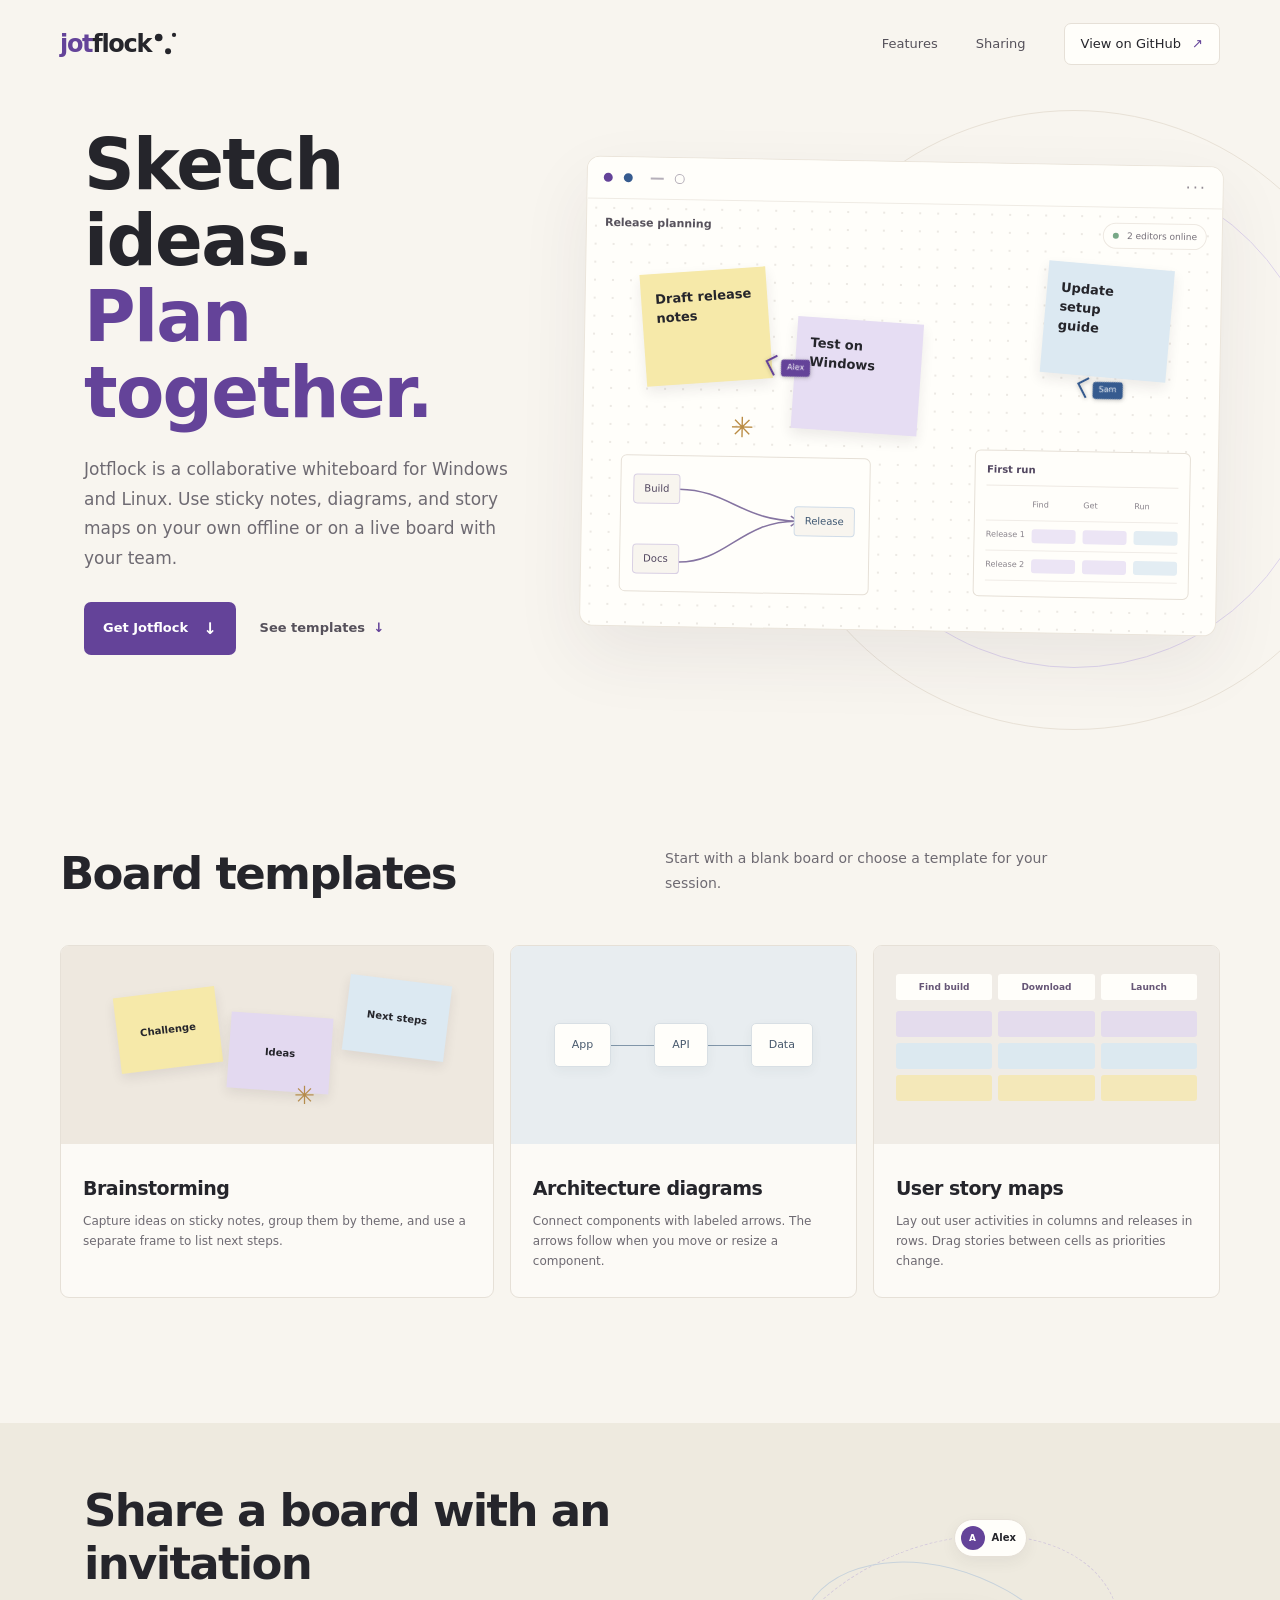
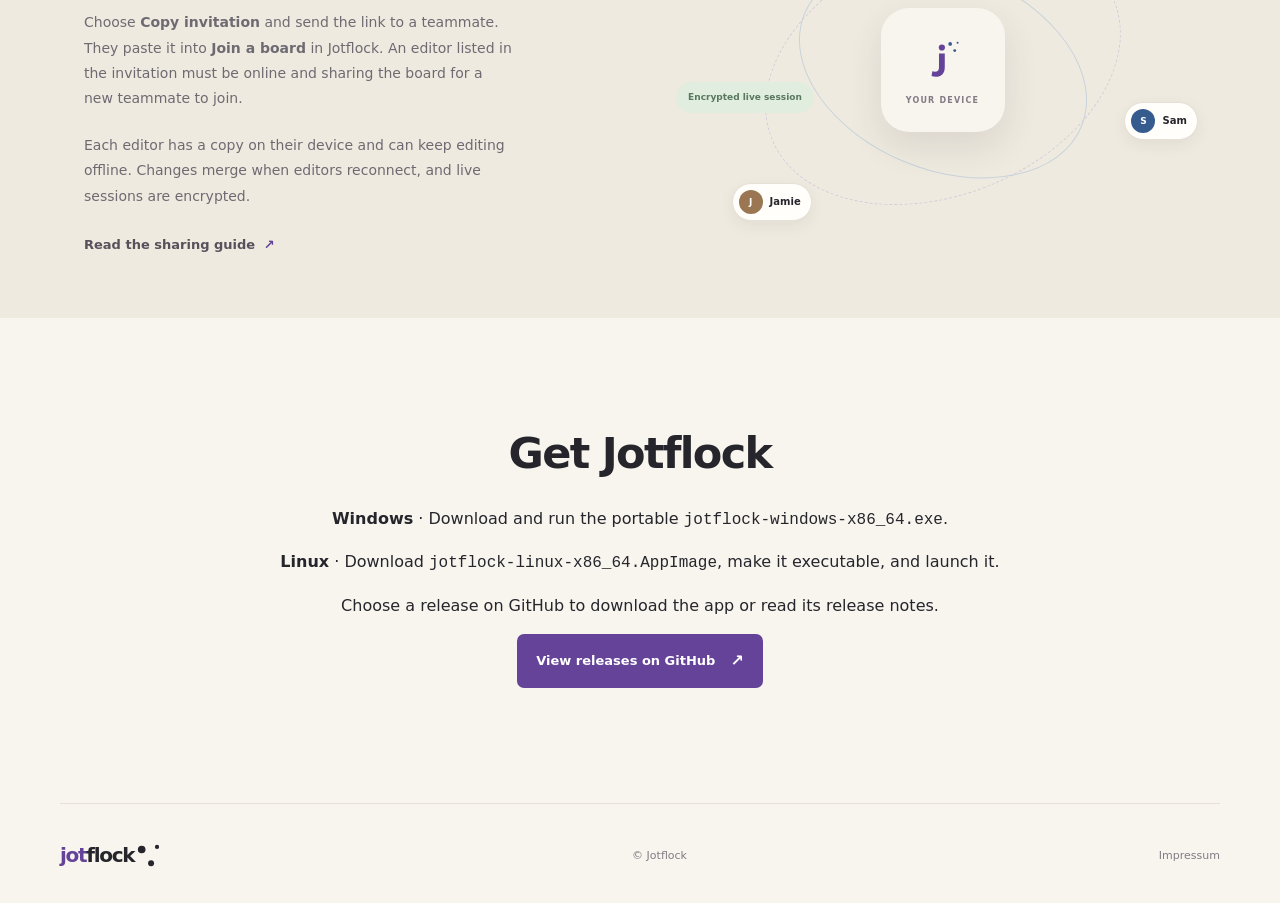
<file: html/index.html>
<!doctype html>
<html lang="en">
<head>
  <meta charset="utf-8">
  <meta name="viewport" content="width=device-width, initial-scale=1">
  <meta name="theme-color" content="#f8f5ef">
  <meta name="description" content="Jotflock is a collaborative whiteboard for Windows and Linux. Brainstorm, draw diagrams and map user stories on boards you can edit offline.">
  <title>Jotflock | Collaborative whiteboard for Windows and Linux</title>
  <link rel="icon" href="favicon.ico" sizes="16x16 32x32 48x48">
  <link rel="stylesheet" href="styles.css">
</head>
<body>
  <header class="site-header wrap">
    <a class="brand" href="#top" aria-label="Jotflock home">
      <span class="brand-jot">jot</span>
      <span class="brand-flock">flock
        <svg viewBox="154 40 54 54" width="23" height="23" fill="currentColor" aria-hidden="true">
          <defs>
            <g id="flock-dots">
              <circle cx="165" cy="53" r="9"/>
              <circle cx="187" cy="85" r="7"/>
              <circle cx="201" cy="47" r="5"/>
            </g>
          </defs>
          <use href="#flock-dots"/>
        </svg>
      </span>
    </a>
    <nav aria-label="Main navigation">
      <a href="#features">Features</a>
      <a href="#how-it-works">Sharing</a>
      <a class="nav-cta" href="https://github.com/janchri/jotflock">View on GitHub <span aria-hidden="true">↗</span></a>
    </nav>
  </header>

  <main id="top">
    <section class="hero wrap">
      <div class="hero-copy">
        <h1>Sketch ideas.<br><em>Plan together.</em></h1>
        <p class="intro">Jotflock is a collaborative whiteboard for Windows and Linux. Use sticky notes, diagrams, and story maps on your own offline or on a live board with your team.</p>
        <div class="hero-actions">
          <a class="button button-primary" href="#get-started">Get Jotflock <span aria-hidden="true">↓</span></a>
          <a class="text-link" href="#features">See templates <span aria-hidden="true">↓</span></a>
        </div>
      </div>

      <div class="canvas-scene" role="img" aria-label="Example release planning board with sticky notes, a release diagram, and a story map for running the app">
        <div class="canvas-toolbar"><span class="tool-dot violet"></span><span class="tool-dot blue"></span><span class="tool-line"></span><span class="tool-circle"></span><span class="tool-more">···</span></div>
        <div class="canvas-label">Release planning</div>
        <div class="board-grid"></div>
        <div class="sticky sticky-yellow">Draft release<br>notes</div>
        <div class="sticky sticky-lilac">Test on<br>Windows</div>
        <div class="sticky sticky-blue">Update setup<br>guide</div>
        <div class="idea-star" aria-hidden="true">✳</div>
        <div class="diagram-card">
          <span class="diagram-node node-one">Build</span>
          <span class="diagram-node node-two">Docs</span>
          <span class="diagram-node node-three">Release</span>
          <svg viewBox="0 0 220 110" aria-hidden="true">
            <path d="M43 18 C92 18 105 48 162 48 M42 91 C92 91 105 48 162 48"/>
            <path d="m155 43 7 5-7 5"/>
          </svg>
        </div>
        <div class="story-card">
          <div class="story-head">First run</div>
          <div class="story-row story-columns"><span></span><span>Find</span><span>Get</span><span>Run</span></div>
          <div class="story-row"><span>Release 1</span><i></i><i></i><i></i></div>
          <div class="story-row"><span>Release 2</span><i></i><i></i><i></i></div>
        </div>
        <div class="cursor cursor-violet"><span>Alex</span></div><div class="cursor cursor-blue"><span>Sam</span></div>
        <div class="canvas-caption"><span class="caption-pulse"></span> 2 editors online</div>
      </div>
      <div class="hero-orbit orbit-one"></div><div class="hero-orbit orbit-two"></div>
    </section>

    <section class="features section wrap" id="features">
      <div class="section-heading">
        <h2>Board templates</h2>
        <p>Start with a blank board or choose a template for your session.</p>
      </div>
      <div class="feature-grid">
        <article class="feature feature-large">
          <div class="feature-art art-notes" aria-hidden="true"><span class="mini-sticky one">Challenge</span><span class="mini-sticky two">Ideas</span><span class="mini-sticky three">Next steps</span><span class="art-spark">✳</span></div>
          <div class="feature-copy"><h3>Brainstorming</h3><p>Capture ideas on sticky notes, group them by theme, and use a separate frame to list next steps.</p></div>
        </article>
        <article class="feature">
          <div class="feature-art art-architecture" aria-hidden="true"><div class="arch-node">App</div><div class="arch-node">API</div><div class="arch-node">Data</div><span class="arch-link link-a"></span><span class="arch-link link-b"></span></div>
          <div class="feature-copy"><h3>Architecture diagrams</h3><p>Connect components with labeled arrows. The arrows follow when you move or resize a component.</p></div>
        </article>
        <article class="feature">
          <div class="feature-art art-map" aria-hidden="true"><div class="map-labels"><span>Find build</span><span>Download</span><span>Launch</span></div><div class="map-lane"><i></i><i></i><i></i></div><div class="map-lane"><i></i><i></i><i></i></div><div class="map-lane"><i></i><i></i><i></i></div></div>
          <div class="feature-copy"><h3>User story maps</h3><p>Lay out user activities in columns and releases in rows. Drag stories between cells as priorities change.</p></div>
        </article>
      </div>
    </section>

    <section class="local-first" id="how-it-works">
      <div class="local-inner wrap">
        <div class="local-copy">
          <h2>Share a board with an invitation</h2>
          <p>Choose <strong>Copy invitation</strong> and send the link to a teammate. They paste it into <strong>Join a board</strong> in Jotflock. An editor listed in the invitation must be online and sharing the board for a new teammate to join.</p>
          <p>Each editor has a copy on their device and can keep editing offline. Changes merge when editors reconnect, and live sessions are encrypted.</p>
          <a class="text-link" href="https://github.com/janchri/jotflock#encrypted-live-collaboration">Read the sharing guide <span aria-hidden="true">↗</span></a>
        </div>
        <div class="local-visual" role="img" aria-label="Illustration of three teammates connected to your device in an encrypted live session">
          <div class="local-ring ring-back"></div><div class="local-ring ring-front"></div>
          <div class="local-device"><img src="assets/jotflock.svg" alt=""><span>YOUR DEVICE</span></div>
          <div class="local-peer peer-one"><span class="peer-avatar">A</span><span>Alex</span></div>
          <div class="local-peer peer-two"><span class="peer-avatar">S</span><span>Sam</span></div>
          <div class="local-peer peer-three"><span class="peer-avatar">J</span><span>Jamie</span></div>
          <div class="local-connection">Encrypted live session</div>
        </div>
      </div>
    </section>

    <section class="closing wrap" id="get-started">
      <h2>Get Jotflock</h2>
      <p><strong>Windows</strong> &middot; Download and run the portable <code>jotflock-windows-x86_64.exe</code>.</p>
      <p><strong>Linux</strong> &middot; Download <code>jotflock-linux-x86_64.AppImage</code>, make it executable, and launch it.</p>
      <p>Choose a release on GitHub to download the app or read its release notes.</p>
      <a class="button button-primary" href="https://github.com/janchri/jotflock/releases">View releases on GitHub <span aria-hidden="true">↗</span></a>
    </section>
  </main>
  <footer class="site-footer wrap">
    <a class="brand" href="#top" aria-label="Jotflock home">
      <span class="brand-jot">jot</span>
      <span class="brand-flock">flock
        <svg viewBox="154 40 54 54" width="23" height="23" fill="currentColor" aria-hidden="true">
          <use href="#flock-dots"/>
        </svg>
      </span>
    </a>
    <span>© Jotflock</span>
    <nav class="footer-links" aria-label="Legal">
      <a href="impressum.html">Impressum</a>
    </nav>
  </footer>
</body>
</html>
</file>
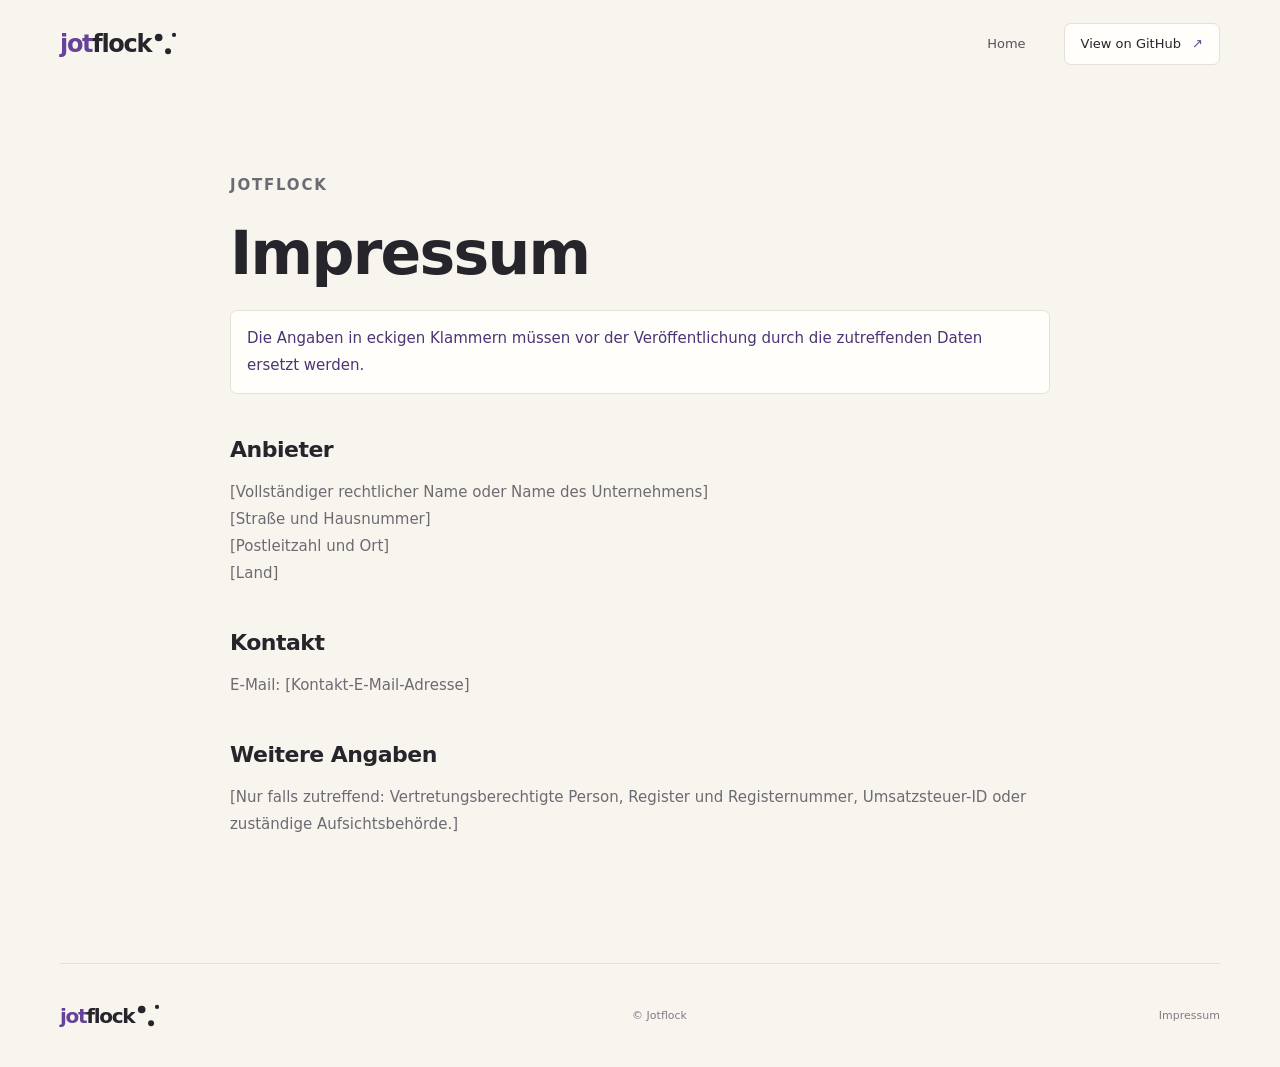
<file: html/impressum.html>
<!doctype html>
<html lang="de">
<head>
  <meta charset="utf-8">
  <meta name="viewport" content="width=device-width, initial-scale=1">
  <meta name="theme-color" content="#f8f5ef">
  <title>Impressum | Jotflock</title>
  <link rel="icon" href="favicon.ico" sizes="16x16 32x32 48x48">
  <link rel="stylesheet" href="styles.css">
</head>
<body>
  <header class="site-header wrap">
    <a class="brand" href="index.html#top" aria-label="Jotflock home">
      <span class="brand-jot">jot</span>
      <span class="brand-flock">flock
        <svg viewBox="154 40 54 54" width="23" height="23" fill="currentColor" aria-hidden="true">
          <defs>
            <g id="impressum-flock-dots">
              <circle cx="165" cy="53" r="9"/>
              <circle cx="187" cy="85" r="7"/>
              <circle cx="201" cy="47" r="5"/>
            </g>
          </defs>
          <use href="#impressum-flock-dots"/>
        </svg>
      </span>
    </a>
    <nav aria-label="Main navigation">
      <a href="index.html#top">Home</a>
      <a class="nav-cta" href="https://github.com/janchri/jotflock">View on GitHub <span aria-hidden="true">↗</span></a>
    </nav>
  </header>

  <main class="legal-page wrap">
    <p class="eyebrow">Jotflock</p>
    <h1>Impressum</h1>
    <p class="legal-notice">Die Angaben in eckigen Klammern müssen vor der Veröffentlichung durch die zutreffenden Daten ersetzt werden.</p>

    <section>
      <h2>Anbieter</h2>
      <address>
        [Vollständiger rechtlicher Name oder Name des Unternehmens]<br>
        [Straße und Hausnummer]<br>
        [Postleitzahl und Ort]<br>
        [Land]
      </address>
    </section>

    <section>
      <h2>Kontakt</h2>
      <p>E-Mail: <span>[Kontakt-E-Mail-Adresse]</span></p>
    </section>

    <section>
      <h2>Weitere Angaben</h2>
      <p>[Nur falls zutreffend: Vertretungsberechtigte Person, Register und Registernummer, Umsatzsteuer-ID oder zuständige Aufsichtsbehörde.]</p>
    </section>
  </main>

  <footer class="site-footer wrap">
    <a class="brand" href="index.html#top" aria-label="Jotflock home">
      <span class="brand-jot">jot</span>
      <span class="brand-flock">flock
        <svg viewBox="154 40 54 54" width="23" height="23" fill="currentColor" aria-hidden="true">
          <use href="#impressum-flock-dots"/>
        </svg>
      </span>
    </a>
    <span>© Jotflock</span>
    <nav class="footer-links" aria-label="Legal">
      <a href="impressum.html" aria-current="page">Impressum</a>
    </nav>
  </footer>
</body>
</html>
</file>
<file: html/styles.css>
:root{color-scheme:light;--paper:#f8f5ef;--ink:#25252b;--muted:#6e6a72;--violet:#644399;--violet-dark:#4d3475;--blue:#365b8f;--line:#e6e0d7;--white:#fffefa}
*{box-sizing:border-box}html{scroll-behavior:smooth}body{margin:0;background:var(--paper);color:var(--ink);font-family:Inter,ui-sans-serif,system-ui,-apple-system,BlinkMacSystemFont,"Segoe UI",sans-serif;font-size:16px;line-height:1.6}a{color:inherit;text-decoration:none}.wrap{width:min(1160px,calc(100% - 64px));margin-inline:auto}.site-header{height:88px;display:flex;align-items:center;justify-content:space-between;position:relative;z-index:5}.brand{font-family:inherit;font-size:24px;font-weight:600;letter-spacing:-1.3px;display:inline-flex;align-items:center}.brand-jot{color:var(--violet);font-weight:800}.brand-flock{display:inline-flex;align-items:center;gap:3px}.site-header nav{display:flex;align-items:center;gap:38px;font-size:13px;color:#55515a}.site-header nav a:hover,.text-link:hover{color:var(--violet)}.nav-cta{background:#fffefa;border:1px solid var(--line);padding:10px 16px;border-radius:7px;color:var(--ink)!important}.nav-cta span{color:var(--violet);margin-left:7px}
.hero{min-height:640px;display:grid;grid-template-columns:.88fr 1.12fr;align-items:center;gap:22px;position:relative;padding:20px 0 66px}.hero-copy{position:relative;z-index:2;padding:12px 0 0 24px}.eyebrow{font-size:11px;letter-spacing:1.8px;text-transform:uppercase;font-weight:700;color:var(--violet);margin:0 0 22px}.eyebrow-dot{display:inline-block;width:7px;height:7px;border-radius:50%;background:var(--violet);margin:0 8px 1px 0;box-shadow:0 0 0 4px #64439918}h1,h2,h3,p{margin-top:0}h1,h2,h3{font-family:inherit;letter-spacing:-1.7px}h1{font-size:clamp(48px,5.5vw,72px);line-height:1.08;margin:0 0 24px;font-weight:600}h1 em,h2 em{font-style:normal;color:var(--violet)}.intro{font-size:17px;line-height:1.75;color:var(--muted);max-width:430px;margin-bottom:28px}.hero-actions{display:flex;align-items:center;gap:24px}.button{display:inline-flex;align-items:center;gap:15px;padding:14px 19px;border-radius:7px;font-weight:600;font-size:13px;transition:transform .2s,box-shadow .2s}.button:hover{transform:translateY(-2px);box-shadow:0 8px 20px #34215420}.button-primary{background:var(--violet);color:white}.button-primary span{font-size:16px}.text-link{font-size:13px;font-weight:600;color:#56515b}.text-link span{color:var(--violet);padding-left:4px}.hero-note{margin:34px 0 0;color:#8b858e;font-size:11px;letter-spacing:.2px}.hero-note span{color:var(--blue);padding-right:6px}.canvas-scene{height:470px;position:relative;margin:22px 0 0;overflow:hidden;border:1px solid #ebe5db;border-radius:13px;background:#fffefa;box-shadow:0 28px 70px #3a2a4213;transform:rotate(1deg);z-index:1}.board-grid{position:absolute;inset:42px 0 0;background-image:radial-gradient(#dcd7d1 1px,transparent 1px);background-size:18px 18px;opacity:.55}.canvas-toolbar{height:42px;border-bottom:1px solid #efebe4;display:flex;align-items:center;gap:11px;padding:0 16px;position:relative;z-index:1;background:#fffefa}.tool-dot{width:9px;height:9px;border-radius:50%}.tool-dot.violet{background:var(--violet)}.tool-dot.blue{background:var(--blue)}.tool-line{height:2px;width:13px;background:#b5afb9;margin-left:7px}.tool-circle{width:10px;height:10px;border:1.5px solid #b5afb9;border-radius:50%}.tool-more{margin-left:auto;color:#928b94;letter-spacing:2px}.canvas-label{position:absolute;z-index:1;top:57px;left:18px;font-size:11px;font-weight:600;color:#57525c}.sticky{position:absolute;z-index:1;width:126px;height:112px;padding:17px 14px;font-family:inherit;font-size:13px;font-weight:600;line-height:1.45;box-shadow:0 6px 13px #28202b17}.sticky-yellow{top:112px;left:58px;background:#f6e9a9;transform:rotate(-5deg)}.sticky-lilac{top:159px;left:210px;background:#e6ddf3;transform:rotate(3deg)}.sticky-blue{top:100px;right:50px;background:#dce9f2;transform:rotate(4deg)}.idea-star{position:absolute;top:247px;left:147px;color:#ba8c44;font-size:28px}.diagram-card{position:absolute;left:38px;bottom:34px;width:250px;height:137px;border:1px solid #e6e0d7;background:#fffefa;z-index:1;border-radius:6px}.diagram-node{position:absolute;z-index:1;background:#f8f5ef;border:1px solid #d9d0e4;border-radius:4px;padding:6px 10px;font-size:10px;color:#51465f}.node-one{left:12px;top:18px}.node-two{left:12px;bottom:17px}.node-three{right:14px;top:48px;border-color:#d0dce8;color:#3e5772}.diagram-card svg{position:absolute;inset:15px;width:220px;height:110px;fill:none;stroke:#8574a1;stroke-width:1.5}.story-card{position:absolute;right:27px;bottom:35px;width:216px;height:147px;border:1px solid #e6e0d7;background:#fffefa;z-index:1;padding:11px;border-radius:6px}.story-head{font-size:10px;font-weight:700;color:#51465f;border-bottom:1px solid #eee9e3;padding-bottom:7px;margin-bottom:5px}.story-row{height:30px;display:flex;align-items:center;gap:7px;border-bottom:1px solid #f0ece7}.story-row span{font-size:8px;color:#89838b;width:39px}.story-row i{height:14px;flex:1;background:#ece5f5;border-radius:3px}.story-row i:last-child{background:#e3edf3}.cursor{position:absolute;z-index:2;width:13px;height:17px;border-left:2px solid white;border-top:2px solid white;filter:drop-shadow(0 1px 2px #3335);transform:rotate(-28deg)}.cursor span{position:absolute;top:10px;left:7px;transform:rotate(28deg);padding:2px 6px;border-radius:3px;color:#fff;font-size:8px;white-space:nowrap}.cursor-violet{left:184px;top:197px;border-left-color:var(--violet);border-top-color:var(--violet)}.cursor-violet span{background:var(--violet)}.cursor-blue{right:126px;top:214px;border-left-color:var(--blue);border-top-color:var(--blue)}.cursor-blue span{background:var(--blue)}.canvas-caption{position:absolute;right:15px;top:57px;z-index:1;color:#77717a;font-size:9px;background:#fffefa;border:1px solid #eee9e2;padding:5px 9px;border-radius:20px}.caption-pulse{display:inline-block;width:6px;height:6px;background:#78a887;border-radius:50%;margin-right:5px}.hero-orbit{position:absolute;border:1px solid #ddd3eb;border-radius:50%;pointer-events:none}.orbit-one{width:500px;height:500px;right:-104px;top:80px}.orbit-two{width:620px;height:620px;right:-164px;top:22px;border-color:#e8e1d6}
.proof{display:flex;align-items:center;justify-content:space-between;border-top:1px solid var(--line);border-bottom:1px solid var(--line);padding:24px 4px;color:#56515b;font-size:12px}.proof p{margin:0;color:#8b858e;font-size:11px;text-transform:uppercase;letter-spacing:1px}.proof div{font-weight:600}.proof div span{font-size:10px;color:var(--violet);margin-right:8px}
.section{padding-top:118px;padding-bottom:125px}.section-heading{display:grid;grid-template-columns:1fr 1fr;column-gap:50px;align-items:end;margin-bottom:45px}.section-heading .eyebrow{grid-column:1/-1;margin-bottom:16px}.section-heading h2,.local-copy h2,.closing h2{font-size:45px;line-height:1.18;font-weight:600;margin:0}.section-heading>p:last-child{max-width:430px;margin:0 0 5px;color:var(--muted);line-height:1.75;font-size:14px}.feature-grid{display:grid;grid-template-columns:1.25fr 1fr 1fr;gap:16px}.feature{border:1px solid var(--line);border-radius:9px;background:#fcfaf6;overflow:hidden}.feature-art{height:198px;position:relative;background:#f0ebe3;overflow:hidden}.feature-copy{padding:23px 22px 25px}.feature-number{font-size:9px;letter-spacing:1.3px;color:var(--violet);font-weight:700}.feature-copy h3{font-size:19px;line-height:1.35;letter-spacing:-.5px;margin:9px 0 9px}.feature-copy p{font-size:12px;color:var(--muted);line-height:1.7;margin:0}.feature-large .feature-art{background:#eee8df}.mini-sticky{position:absolute;display:grid;place-items:center;width:102px;height:76px;font-size:10px;font-weight:600;box-shadow:0 5px 12px #30263418;transform:rotate(-7deg)}.mini-sticky.one{background:#f6e9a9;left:13%;top:23%}.mini-sticky.two{background:#e3d9f0;left:39%;top:35%;transform:rotate(4deg)}.mini-sticky.three{background:#dce9f2;left:66%;top:17%;transform:rotate(7deg)}.art-spark{position:absolute;color:#b58c4d;left:54%;bottom:14%;font-size:25px}.art-architecture{background:#e8edf0;display:flex;align-items:center;justify-content:space-evenly}.arch-node{position:relative;z-index:2;background:#fffefa;border:1px solid #d8dfe4;border-radius:5px;padding:12px 17px;font-size:11px;color:#48596d;box-shadow:0 4px 12px #24384a0c}.arch-link{position:absolute;height:1px;background:#8196a9;top:50%;width:29%}.link-a{left:22%}.link-b{right:22%}.art-map{padding:28px 22px;background:#f0ece6}.map-labels{display:grid;grid-template-columns:repeat(3,1fr);gap:6px;margin:0 0 11px}.map-labels span{background:#fffefa;padding:6px 5px;text-align:center;border-radius:3px;font-size:9px;font-weight:600;color:#665676}.map-lane{display:grid;grid-template-columns:repeat(3,1fr);gap:6px;margin-bottom:6px}.map-lane i{height:26px;background:#e4dced;border-radius:3px}.map-lane:nth-of-type(3) i{background:#dce9f0}.map-lane:nth-of-type(4) i{background:#f4e8b9}
.local-first{background:#eeeadf;overflow:hidden}.local-inner{min-height:495px;display:grid;grid-template-columns:1fr 1fr;align-items:center;gap:50px}.local-copy{padding-left:24px}.local-copy .eyebrow{margin-bottom:16px}.local-copy h2{margin-bottom:20px}.local-copy>p:not(.eyebrow){max-width:430px;color:var(--muted);font-size:14px;line-height:1.8;margin-bottom:22px}.local-visual{height:400px;position:relative}.local-ring{position:absolute;border:1px solid #d5cbdc;border-radius:50%;left:50%;top:50%;transform:translate(-50%,-50%)}.ring-back{width:370px;height:250px;transform:translate(-50%,-50%) rotate(-22deg);border-style:dashed}.ring-front{width:300px;height:200px;transform:translate(-50%,-50%) rotate(22deg);border-color:#c8d3dc}.local-device{position:absolute;left:50%;top:50%;transform:translate(-50%,-50%);width:124px;height:124px;border-radius:28px;background:var(--paper);box-shadow:0 15px 35px #493a4c1c;display:flex;align-items:center;justify-content:center;flex-direction:column;gap:9px}.local-device img{width:53px;height:53px}.local-device span{font-size:8px;letter-spacing:1.2px;color:#827b85;font-weight:700}.local-peer{position:absolute;display:flex;align-items:center;gap:7px;background:#fffefa;padding:6px 10px 6px 6px;border:1px solid #e6e0d7;border-radius:20px;font-size:10px;font-weight:600;box-shadow:0 5px 15px #342a3510}.peer-avatar{width:24px;height:24px;border-radius:50%;display:grid;place-items:center;color:white;background:var(--violet);font-size:9px}.peer-one{top:49px;left:52%}.peer-two{right:4%;top:58%}.peer-two .peer-avatar{background:var(--blue)}.peer-three{bottom:49px;left:12%}.peer-three .peer-avatar{background:#9a7752}.local-connection{position:absolute;top:53%;left:2%;padding:8px 12px;border-radius:20px;background:#e1eddf;color:#58795e;font-size:9px;font-weight:600}.site-footer{height:104px;display:flex;align-items:center;justify-content:space-between;border-top:1px solid var(--line);color:#817b84;font-size:11px}.site-footer p{margin:0}.site-footer .brand{color:var(--ink);font-size:20px}
.closing{text-align:center;padding-top:110px;padding-bottom:115px}.closing .eyebrow{margin-bottom:17px}.closing h2{font-size:43px;margin-bottom:27px}.closing .button{margin:auto}
@media(max-width:900px){.hero{grid-template-columns:1fr;padding-top:40px;gap:24px}.hero-copy{padding-left:0}.canvas-scene{width:min(100%,650px);margin:10px auto 0}.hero-orbit{right:-240px}.proof{gap:15px;flex-wrap:wrap}.section-heading{grid-template-columns:1fr;gap:15px}.section-heading .eyebrow{margin-bottom:0}.section-heading>p:last-child{max-width:600px}.feature-grid{grid-template-columns:1fr 1fr}.feature-large{grid-column:1/-1}.feature-large .feature-art{height:220px}.local-inner{gap:10px}.local-copy{padding-left:0}.local-visual{transform:scale(.9)}}
@media(max-width:620px){.wrap{width:calc(100% - 36px)}.site-header{height:72px}.site-header nav{gap:14px}.site-header nav>a:not(.nav-cta){display:none}.nav-cta{padding:8px 11px}.hero{padding-top:43px;min-height:auto;padding-bottom:48px}h1{font-size:clamp(38px,10.5vw,53px)}.intro{font-size:15px}.hero-actions{align-items:flex-start;flex-direction:column;gap:15px}.hero-note{margin-top:24px}.canvas-scene{height:390px;transform:none}.sticky{transform:scale(.83)!important}.sticky-yellow{left:20px}.sticky-lilac{left:145px}.sticky-blue{right:10px}.diagram-card{left:15px;bottom:25px;transform:scale(.83);transform-origin:left bottom}.story-card{right:10px;bottom:25px;transform:scale(.83);transform-origin:right bottom}.canvas-caption{top:59px}.proof{align-items:flex-start;flex-direction:column;padding:19px 0}.proof p{margin-bottom:5px}.section{padding-top:78px;padding-bottom:80px}.section-heading h2,.local-copy h2{font-size:37px}.feature-grid{grid-template-columns:1fr}.feature-large{grid-column:auto}.feature-art,.feature-large .feature-art{height:185px}.local-inner{grid-template-columns:1fr;padding-top:75px;padding-bottom:50px;gap:0}.local-copy{position:relative;z-index:1}.local-visual{height:330px;transform:scale(.85);transform-origin:top center;margin-top:26px}.closing{padding-top:78px;padding-bottom:82px}.closing h2{font-size:35px}.site-footer{height:auto;min-height:110px;gap:10px;flex-wrap:wrap;padding:20px 0}.site-footer p{order:3;width:100%}}
@media(prefers-reduced-motion:reduce){html{scroll-behavior:auto}*,*::before,*::after{transition:none!important}}
.story-columns span:not(:first-child) {
  flex: 1;
}
.footer-links a:hover{color:var(--violet)}
.legal-page{min-height:calc(100vh - 192px);max-width:820px;padding-top:84px;padding-bottom:110px}.legal-page h1{font-size:clamp(42px,5vw,60px);margin-bottom:24px}.legal-page section{margin-top:38px}.legal-page h2{font-size:22px;letter-spacing:-.5px;margin-bottom:12px}.legal-page p,.legal-page address{color:var(--muted);font-size:15px;line-height:1.8}.legal-page address{font-style:normal}.legal-notice{padding:14px 16px;background:#fffefa;border:1px solid var(--line);border-radius:7px;color:var(--violet-dark)!important}
</file>
